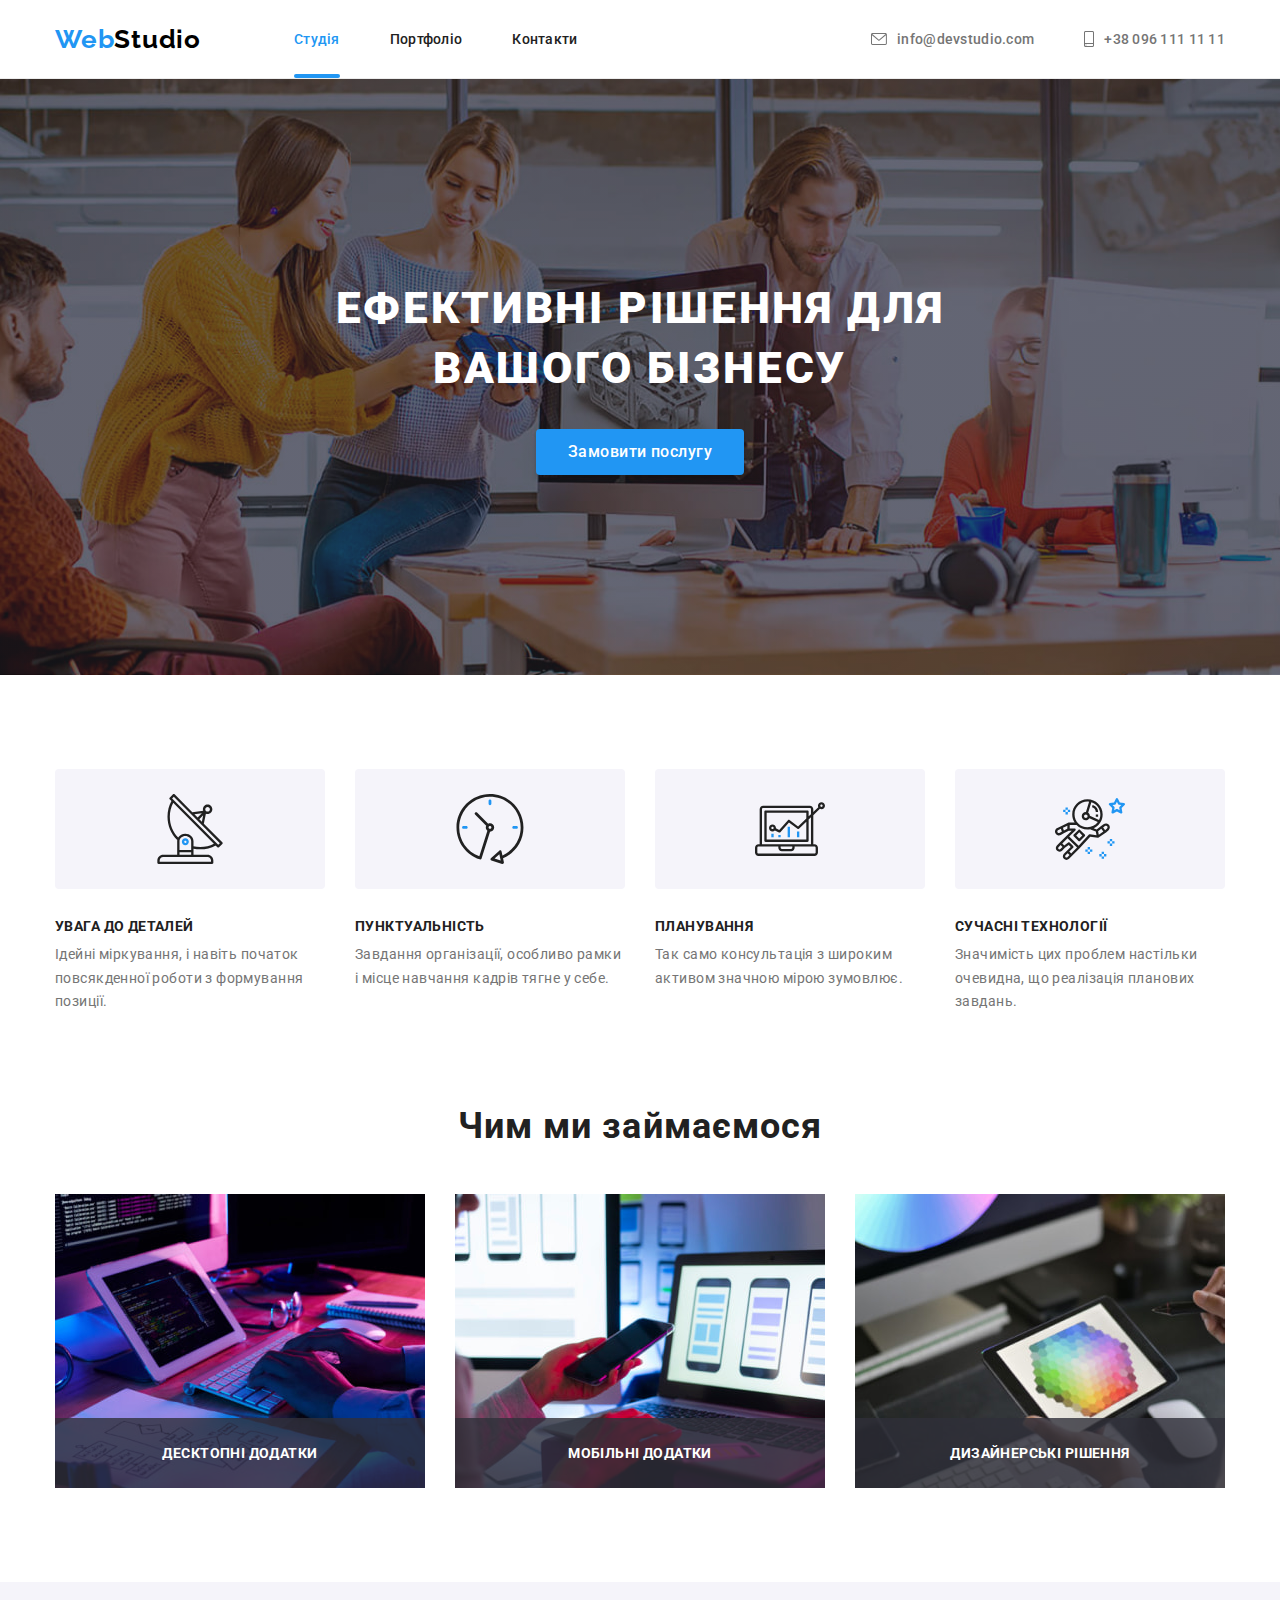
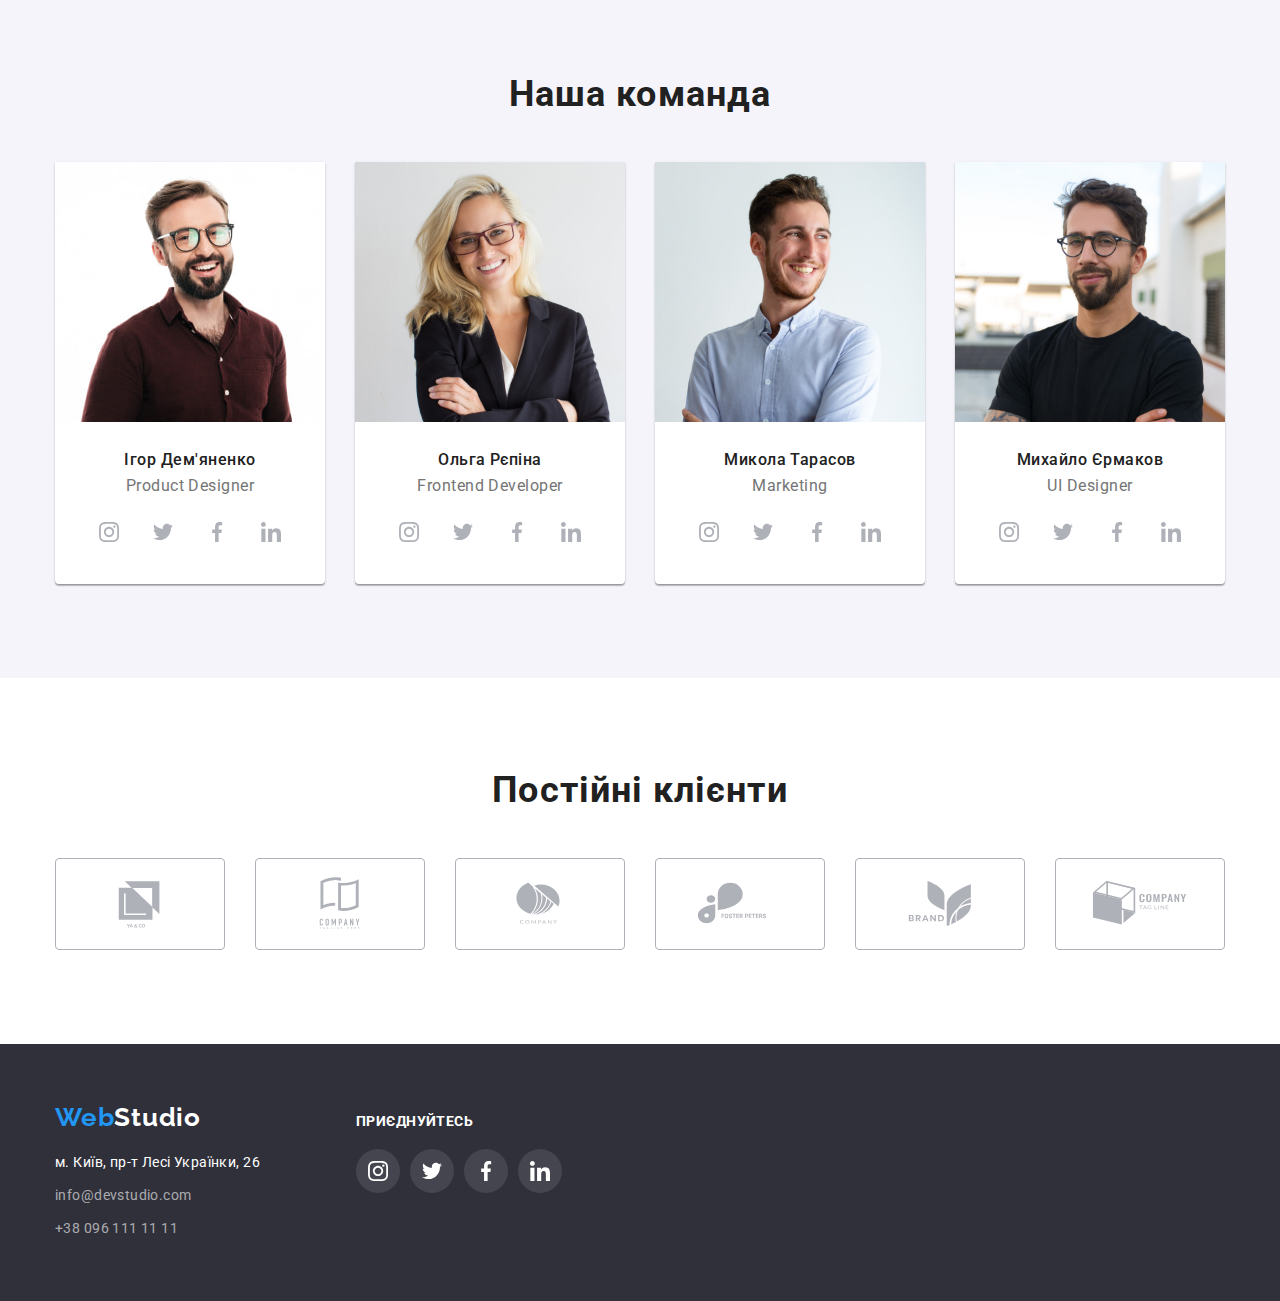
<file: index.html>
<!DOCTYPE html>
<html lang="uk">
<head>
    <meta charset="UTF-8">
    <meta name="viewport" content="width=device-width, initial-scale=1.0">
    <title>Головна сторінка студії</title>
    <link rel="preconnect" href="https://fonts.googleapis.com">
    <link rel="preconnect" href="https://fonts.gstatic.com" crossorigin>
    <link rel="stylesheet" href="https://cdn.jsdelivr.net/npm/modern-normalize@2.0.0/modern-normalize.min.css">
    <link
        href="https://fonts.googleapis.com/css2?family=Cookie&family=Montserrat:wght@400;700&family=Raleway:wght@700&family=Roboto:wght@400;500;700;900&display=swap"
        rel="stylesheet">
    <link rel="stylesheet" href="./css/styles.css">
</head>
<body>
    <header class="header">
       <div class="container nav-container">
          <nav class="navigation">
            <a class="logo" href="/">Web<span class="black-logo">Studio</span></a>
            <ul class="list nav-list">
                <li class="item"><a class="navigation-link active" href="./index.html">Студія</a></li>
                <li class="item"><a class="navigation-link" href="./portfolio.html">Портфоліо</a></li>
                <li class="item"><a class="navigation-link" href="#">Контакти</a></li>
            </ul>
          </nav>
           <ul class="list contact-nav">
                    <li class="item">
                        <a class="email" href="mailto:info@devstudio.com">
                            <svg class="contact-icon" width="16" height="12">
                               <use href="./img/sprite.svg#icon-envelope">
                               </use>
                            </svg> info@devstudio.com
                        </a>
                    </li>
                    <li class="item">
                        <a class="phone" href="tel:+380961111111">
                           <svg class="contact-icon" width="10" height="16">
                              <use href="./img/sprite.svg#icon-smartphone">
                              </use>
                            </svg> +38 096 111 11 11
                        </a>
                    </li>
            </ul>
       </div>
    </header>

    <main>
        <section class="section hero overlay">
            <div class="container">
                <h1 class="hero-title">Ефективні рішення для вашого бізнесу</h1>
                <button type="button" class="btn hero-btn" data-modal-open>Замовити послугу</button>
                <div class="back-drop is-hidden" data-modal>
                    <div class="modal-wrapper">
                      <form class="modal-form"></form>
                      <button class="modal-btn" data-modal-close> 
                        <svg width="18" height="18">
                            <use class="btn-close" href="./img/sprite.svg#icon-close"></use>
                        </svg>
                    </button>
                    </div>
                </div>
            </div>
        </section>

        <section class="section features">
           <div class="container">
            <!-- Прихований заголовок -->
            <h2 class="visually-hidden">Особливості роботи</h2>
            <ul class="list">
                <li class="list-item">
                    <div class="background"><svg class="feature-item" width="70" height="70">
                        <use href="./img/sprite.svg#icon-antenna"></use>
                          </svg>
                    </div>
                    <h3 class="list-title">УВАГА ДО ДЕТАЛЕЙ</h3>
                    <p class="list-content">Ідейні міркування, і навіть початок повсякденної роботи з формування позиції.</p>
                </li>
                <li class="list-item">
                    <div class="background"><svg class="feature-item" width="70" height="70">
                            <use href="./img/sprite.svg#icon-clock"></use>
                        </svg>
                    </div>
                    <h3 class="list-title">ПУНКТУАЛЬНІСТЬ</h3>
                    <p class="list-content">Завдання організації, особливо рамки і місце навчання кадрів тягне у себе.</p>
                </li>
                <li class="list-item">
                    <div class="background"><svg class="feature-item" width="70" height="70">
                            <use href="./img/sprite.svg#icon-diagram"></use>
                        </svg>
                    </div>
                    <h3 class="list-title">ПЛАНУВАННЯ</h3>
                    <p class="list-content">Так само консультація з широким активом значною мірою зумовлює.</p>
                    
                </li>
                <li class="list-item">
                    <div class="background"><svg class="feature-item" width="70" height="70">
                        <use href="./img/sprite.svg#icon-astronaut"></use>
                        </svg>
                    </div>
                    <h3 class="list-title">СУЧАСНІ ТЕХНОЛОГІЇ</h3>
                    <p class="list-content">Значимість цих проблем настільки очевидна, що реалізація планових завдань.</p>
                </li>
            </ul>
           </div>
            </section>

            <section class="section activity">
               <div class="container">
                <h2 class="title">Чим ми займаємося</h2>
                <ul class="list">
                    <li class="activity-type"><img src="./img/activity/activity1.jpg" alt="Створення дизайнів" width="370" height="294">
                        <p class="activity-descr">Десктопні додатки</p>
                    </li>
                    <li class="activity-type"><img src="./img/activity/activity2.jpg" alt="Адаптивність під різні гаджети" width="370"
                            height="294">
                            <p class="activity-descr">Мобільні додатки</p>
                        </li>
                    <li class="activity-type"><img src="./img/activity/activity3.jpg" alt="Підбір кольорів" width="370" height="294">
                        <p class="activity-descr">Дизайнерські рішення</p>
                    </li>
                </ul>
               </div>
            </section>
        

        <section class="section team">
          <div class="container">
            <h2 class="title">Наша команда</h2>
            <ul class="list">
                <li class="member">
                    <img src="./img/team/member1.jpg" alt="Фото Ігоря" width="270" height="260">
                   <div class="member-descr">
                    <h3 class="member-name">Ігор Дем'яненко</h3>
                    <p class="member-position">Product Designer</p>
                    <ul class="list social-list">
                        <li class="social-item">
                            <a class="social-link" href="" target="_blank" rel="noopener noreferrer" aria-label="іконка Instagram">
                                <svg class="social-icon" width="20" height="20">
                                    <use href="./img/sprite.svg#icon-instagram"></use>
                                </svg>
                            </a> 
                        </li>
                        <li class="social-item">
                            <a class="social-link" href="" target="_blank" rel="noopener noreferrer" aria-label="іконка Twitter">
                                <svg class="social-icon" width="20" height="20">
                                    <use href="./img/sprite.svg#icon-twitter"></use>
                                </svg>
                            </a>
                        </li>
                        <li class="social-item">
                            <a class="social-link" href="" target="_blank" rel="noopener noreferrer" aria-label="іконка Facebook">
                                <svg class="social-icon" width="20" height="20">
                                    <use href="./img/sprite.svg#icon-facebook"></use>
                                </svg>
                            </a>
                        </li>
                        <li class="social-item">
                            <a class="social-link" href="" target="_blank" rel="noopener noreferrer" aria-label="іконка Linkedin">
                                <svg class="social-icon" width="20" height="20">
                                    <use href="./img/sprite.svg#icon-linkedin"></use>
                                </svg>
                            </a>
                        </li>
                    </ul>
                   </div>
                </li>
                <li class="member">
                    <img src="./img/team/member2.jpg" alt="Фото Ольги" width="270" height="260">
                    <div class="member-descr">
                        <h3 class="member-name">Ольга Рєпіна</h3>
                        <p class="member-position">Frontend Developer</p>
                        <ul class="list social-list">
                            <li class="social-item">
                                <a class="social-link" href="" target="_blank" rel="noopener noreferrer" aria-label="іконка Instagram">
                                    <svg class="social-icon" width="20" height="20">
                                        <use href="./img/sprite.svg#icon-instagram"></use>
                                    </svg>
                                </a>
                            </li>
                            <li class="social-item">
                                <a class="social-link" href="" target="_blank" rel="noopener noreferrer" aria-label="іконка Twitter">
                                    <svg class="social-icon" width="20" height="20">
                                        <use href="./img/sprite.svg#icon-twitter"></use>
                                    </svg>
                                </a>
                            </li>
                            <li class="social-item">
                                <a class="social-link" href="" target="_blank" rel="noopener noreferrer" aria-label="іконка Facebook">
                                    <svg class="social-icon" width="20" height="20">
                                        <use href="./img/sprite.svg#icon-facebook"></use>
                                    </svg>
                                </a>
                            </li>
                            <li class="social-item">
                                <a class="social-link" href="" target="_blank" rel="noopener noreferrer" aria-label="іконка Linkedin">
                                    <svg class="social-icon" width="20" height="20">
                                        <use href="./img/sprite.svg#icon-linkedin"></use>
                                    </svg>
                                </a>
                            </li>
                        </ul>
                    </div>
                </li>
                <li class="member">
                    <img src="./img/team/member3.jpg" alt="Фото Миколи" width="270" height="260">
                    <div class="member-descr">
                        <h3 class="member-name">Микола Тарасов</h3>
                        <p class="member-position">Marketing</p>
                        <ul class="list social-list">
                            <li class="social-item">
                                <a class="social-link" href="" target="_blank" rel="noopener noreferrer" aria-label="іконка Instagram">
                                    <svg class="social-icon" width="20" height="20">
                                        <use href="./img/sprite.svg#icon-instagram"></use>
                                    </svg>
                                </a>
                            </li>
                            <li class="social-item">
                                <a class="social-link" href="" target="_blank" rel="noopener noreferrer" aria-label="іконка Twitter">
                                    <svg class="social-icon" width="20" height="20">
                                        <use href="./img/sprite.svg#icon-twitter"></use>
                                    </svg>
                                </a>
                            </li>
                            <li class="social-item">
                                <a class="social-link" href="" target="_blank" rel="noopener noreferrer" aria-label="іконка Facebook">
                                    <svg class="social-icon" width="20" height="20">
                                        <use href="./img/sprite.svg#icon-facebook"></use>
                                    </svg>
                                </a>
                            </li>
                            <li class="social-item">
                                <a class="social-link" href="" target="_blank" rel="noopener noreferrer" aria-label="іконка Linkedin">
                                    <svg class="social-icon" width="20" height="20">
                                        <use href="./img/sprite.svg#icon-linkedin"></use>
                                    </svg>
                                </a>
                            </li>
                        </ul>
                    </div>
                </li>
                <li class="member">
                    <img src="./img/team/member4.jpg" alt="Фото Михайла" width="270" height="260">
                    <div class="member-descr">
                        <h3 class="member-name">Михайло Єрмаков</h3>
                        <p class="member-position">UI Designer</p>
                        <ul class="list social-list">
                            <li class="social-item">
                                <a class="social-link" href="" target="_blank" rel="noopener noreferrer" aria-label="іконка Instagram">
                                    <svg class="social-icon" width="20" height="20">
                                        <use href="./img/sprite.svg#icon-instagram"></use>
                                    </svg>
                                </a>
                            </li>
                            <li class="social-item">
                                <a class="social-link" href="" target="_blank" rel="noopener noreferrer" aria-label="іконка Twitter">
                                    <svg class="social-icon" width="20" height="20">
                                        <use href="./img/sprite.svg#icon-twitter"></use>
                                    </svg>
                                </a>
                            </li>
                            <li class="social-item">
                                <a class="social-link" href="" target="_blank" rel="noopener noreferrer" aria-label="іконка Facebook">
                                    <svg class="social-icon" width="20" height="20">
                                        <use href="./img/sprite.svg#icon-facebook"></use>
                                    </svg>
                                </a>
                            </li>
                            <li class="social-item">
                                <a class="social-link" href="" target="_blank" rel="noopener noreferrer" aria-label="іконка Linkedin">
                                    <svg class="social-icon" width="20" height="20">
                                        <use href="./img/sprite.svg#icon-linkedin"></use>
                                    </svg>
                                </a>
                            </li>
                        </ul>
                    </div>
                </li>
            </ul>
          </div>
        </section>

        <section class="section clients">
            <div class="container">
                <h2 class="title">Постійні клієнти</h2>
                <ul class="client-list list">
                    <li class="client-item">
                        <a href="#" class="client-link">
                            <svg class="client-icon" width="106" height="60">
                                <use href="./img/sprite.svg#icon-logo-1"></use>
                            </svg>
                        </a>
                    </li>
                    <li class="client-item">
                        <a href="#" class="client-link">
                            <svg class="client-icon" width="106" height="60">
                                <use href="./img/sprite.svg#icon-logo-2"></use>
                            </svg>
                        </a>
                    </li>
                    <li class="client-item">
                        <a href="#" class="client-link">
                            <svg class="client-icon" width="106" height="60">
                                <use href="./img/sprite.svg#icon-logo-3"></use>
                            </svg>
                        </a>
                    </li>
                    <li class="client-item">
                        <a href="#" class="client-link">
                            <svg class="client-icon" width="106" height="60">
                                <use href="./img/sprite.svg#icon-logo-4"></use>
                            </svg>
                        </a>
                    </li>
                    <li class="client-item">
                        <a href="#" class="client-link">
                            <svg class="client-icon" width="106" height="60">
                                <use href="./img/sprite.svg#icon-logo-5"></use>
                            </svg>
                        </a>
                    </li>
                    <li class="client-item">
                        <a href="#" class="client-link">
                            <svg class="client-icon" width="106" height="60">
                                <use href="./img/sprite.svg#icon-logo-6"></use>
                            </svg>
                        </a>
                    </li>
                </ul>
            </div>
        </section>
    </main>

    <footer class="section footer">
      <div class="container">
        <div class="footer-address"> <a class="logo" href="/">Web<span class="white-logo">Studio</span></a>
        <address class="address">
            <p class="text-address">м. Київ, пр-т Лесі Українки, 26</p>
            <a class="footer-email" href="mailto:info@devstudio.com">info@devstudio.com</a>
            <a class="footer-phone" href="tel:+380961111111">+38 096 111 11 11</a>
        </address>
        </div>
        <div class="footer-cont">
            <h2 class="footer-title">Приєднуйтесь</h2>
        
            <ul class="list footer-list">
                <li class="footer-item">
                    <a class="footer-link" href="" target="_blank" rel="noopener noreferrer" aria-label="іконка Instagram">
                        <svg class="footer-icon" width="20" height="20">
                            <use href="./img/sprite.svg#icon-instagram"></use>
                        </svg>
                    </a>
                </li>
                <li class="footer-item">
                    <a class="footer-link" href="" target="_blank" rel="noopener noreferrer" aria-label="іконка Twitter">
                        <svg class="footer-icon" width="20" height="20">
                            <use href="./img/sprite.svg#icon-twitter"></use>
                        </svg>
                    </a>
                </li>
                <li class="footer-item">
                    <a class="footer-link" href="" target="_blank" rel="noopener noreferrer" aria-label="іконка Facebook">
                        <svg class="footer-icon" width="20" height="20">
                            <use href="./img/sprite.svg#icon-facebook"></use>
                        </svg>
                    </a>
                </li>
                <li class="footer-item">
                    <a class="footer-link" href="" target="_blank" rel="noopener noreferrer" aria-label="іконка Linkedin">
                        <svg class="footer-icon" width="20" height="20">
                            <use href="./img/sprite.svg#icon-linkedin"></use>
                        </svg>
                    </a>
                </li>
            </ul>
        </div>
       
      </div>
    </footer>
    <script src="./js/modal.js"></script>

</body>
</html>
</file>
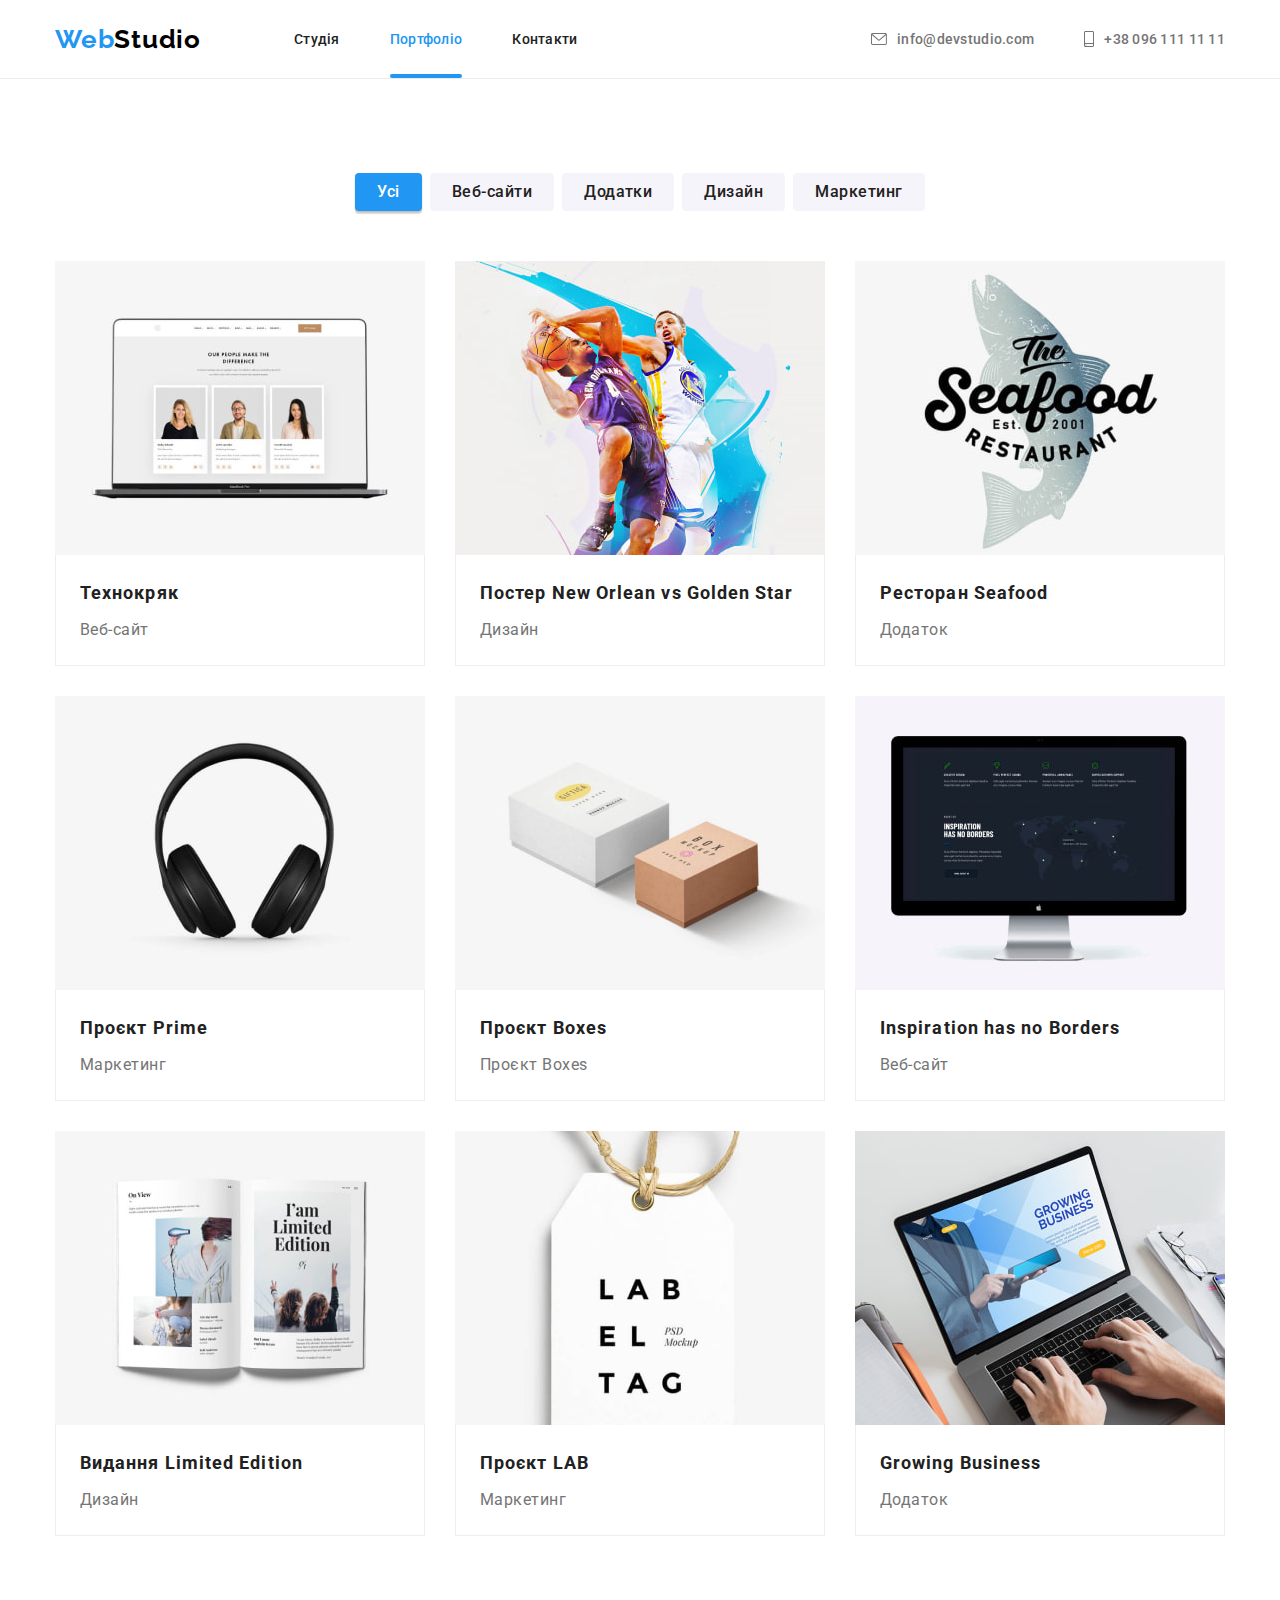
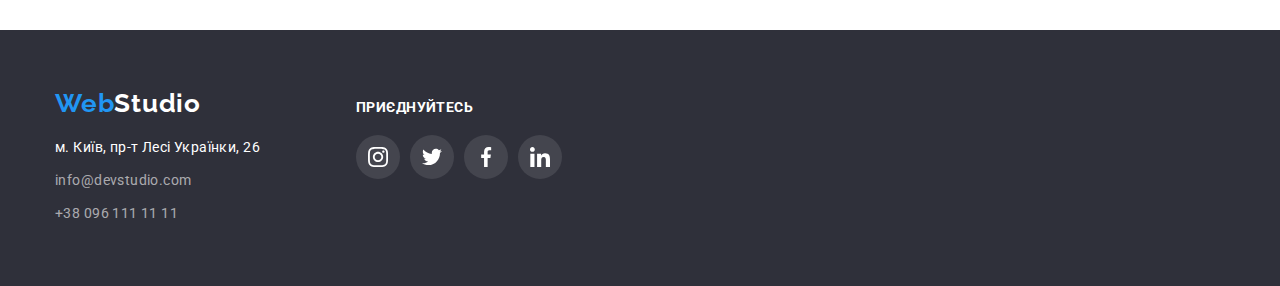
<file: portfolio.html>
<!DOCTYPE html>
<html lang="uk">
<head>
    <meta charset="UTF-8">
    <meta name="viewport" content="width=device-width, initial-scale=1.0">
    <title>Портфоліо</title>
    <link rel="preconnect" href="https://fonts.googleapis.com">
    <link rel="preconnect" href="https://fonts.gstatic.com" crossorigin>
    <link rel="stylesheet" href="https://cdn.jsdelivr.net/npm/modern-normalize@2.0.0/modern-normalize.min.css">
    <link
        href="https://fonts.googleapis.com/css2?family=Cookie&family=Montserrat:wght@400;700&family=Raleway:wght@700&family=Roboto:wght@400;500;700;900&display=swap"
        rel="stylesheet">
    <link rel="stylesheet" href="./css/styles.css">
</head>
<body>
    <header class="header">
        <div class="container nav-container">
            <nav class="navigation">
                <a class="logo" href="/">Web<span class="black-logo">Studio</span></a>
                <ul class="list nav-list">
                    <li class="item"><a class="navigation-link" href="./index.html">Студія</a></li>
                    <li class="item"><a class="navigation-link active" href="./portfolio.html">Портфоліо</a></li>
                    <li class="item"><a class="navigation-link" href="#">Контакти</a></li>
                </ul>
            </nav>
            <ul class="list contact-nav">
                <li class="item">
                    <a class="email" href="mailto:info@devstudio.com">
                        <svg class="contact-icon" width="16" height="12">
                            <use href="./img/sprite.svg#icon-envelope">
                            </use>
                        </svg> info@devstudio.com
                    </a>
                </li>
                <li class="item">
                    <a class="phone" href="tel:+380961111111">
                        <svg class="contact-icon" width="10" height="16">
                            <use href="./img/sprite.svg#icon-smartphone">
                            </use>
                        </svg> +38 096 111 11 11
                    </a>
                </li>
            </ul>
        </div>
    </header>

    <main>
        <section class="gallery section">
            <div class="container">
                <!-- Прихований заголовок -->
                <h1 class="visually-hidden">Галерея</h1>
                <ul class="filter list">
                    <li class="item"><button class="btn filter active" type="button" >Усі</button></li>
                    <li class="item"><button class="btn filter" type="button" >Веб-сайти</button></li>
                    <li class="item"><button class="btn filter" type="button" >Додатки</button></li>
                    <li class="item"><button class="btn filter" type="button" >Дизайн</button></li>
                    <li class="item"><button class="btn filter" type="button" >Маркетинг</button></li>
                </ul>
                <ul class="cards-set list">
                    <li class="filter-websites item">
                        <a class="cards-link" href="#">
                            <div class="overlay-wrap">
                                <p class="cards-overlay">Ресурс пропонує комплексні пропозиції з різним рівнем функціоналу та сервісів. Все це дозволить
                                    відвідувачу отримати
                                    вичерпні відомості про компанію чи приватну особу.</p>
                                <img src="./img/gallery/techno.jpg" alt="Сайт" width="370">
                            </div>
                           
                            <div class="card-bottom">
                                <h2 class="cards-title">Технокряк</h2>
                                <p class="cards-descr">Веб-сайт</p>
                            </div>
                        </a>
                    </li>
                    <li class="filter-design item">
                        <a class="cards-link" href="#">
                        <div class="overlay-wrap">
                            <p class="cards-overlay">Ресурс пропонує комплексні пропозиції з різним рівнем функціоналу та сервісів. Все це
                                дозволить
                                відвідувачу отримати
                                вичерпні відомості про компанію чи приватну особу.</p>
                            <img src="./img/gallery/poster.jpg" alt="Постер змагань" width="370">
                        </div>
                           
                           <div class="card-bottom">
                            <h2 class="cards-title">Постер New Orlean vs Golden Star</h2>
                            <p class="cards-descr">Дизайн</p>
                           </div>
                        </a>
                    </li>
                    <li class="filter-apps item">
                        <a class="cards-link" href="#">
                            <div class="overlay-wrap">
                             <p class="cards-overlay">Ресурс пропонує комплексні пропозиції з різним рівнем функціоналу та сервісів. Все це дозволить відвідувачу отримати вичерпні відомості про компанію чи приватну особу.</p>
                               <img src="./img/gallery/restaurant.jpg" alt="Емблема ресторану" width="370">
                            </div>
                          
                            <div class="card-bottom">
                                <h2 class="cards-title">Ресторан Seafood</h2>
                                <p class="cards-descr">Додаток</p>
                            </div>
                        </a>
                    </li>
                    <li class="filter-marketing item">
                        <a class="cards-link" href="#">
                            <div class="overlay-wrap">
                                <p class="cards-overlay">Ресурс пропонує комплексні пропозиції з різним рівнем функціоналу та сервісів. Все це дозволить відвідувачу отримати вичерпні відомості про компанію чи приватну особу.</p>
                                <img src="./img/gallery/prime.jpg" alt="Навушники" width="370">
                            </div>
                            
                            <div class="card-bottom">
                                <h2 class="cards-title">Проєкт Prime</h2>
                                <p class="cards-descr">Маркетинг</p>
                            </div>
                        </a>
                    </li>
                    <li class="filter-apps item">
                        <a class="cards-link" href="#">
                            <div class="overlay-wrap">
                                <p class="cards-overlay">Ресурс пропонує комплексні пропозиції з різним рівнем функціоналу та сервісів. Все це дозволить відвідувачу отримати вичерпні відомості про компанію чи приватну особу.</p>
                            <img src="./img/gallery/boxes.jpg" alt="Коробки" width="370">
                            </div>
                            
                           <div class="card-bottom">
                            <h2 class="cards-title">Проєкт Boxes</h2>
                            <p class="cards-descr">Проєкт Boxes</p>
                           </div>
                        </a>
                    </li>
                    <li class="filter-websites item">
                        <a class="cards-link" href="#">
                            <div class="overlay-wrap">
                                <p class="cards-overlay">Ресурс пропонує комплексні пропозиції з різним рівнем функціоналу та сервісів. Все це дозволить відвідувачу отримати вичерпні відомості про компанію чи приватну особу.</p>
                               <img src="./img/gallery/inspiration.jpg" alt="Сайт" width="370">
                            </div>

                            <div class="card-bottom">
                                <h2 class="cards-title">Inspiration has no Borders</h2>
                                <p class="cards-descr">Веб-сайт</p>
                            </div>
                        </a>
                    </li>
                    <li class="filter-design item">
                        <a class="cards-link" href="#">
                            <div class="overlay-wrap">
                                <p class="cards-overlay">Ресурс пропонує комплексні пропозиції з різним рівнем функціоналу та сервісів. Все це дозволить відвідувачу отримати вичерпні відомості про компанію чи приватну особу.</p>
                                <img src="./img/gallery/limited.jpg" alt="Журнал" width="370">
                            </div>
                            
                            <div class="card-bottom">
                                <h2 class="cards-title">Видання Limited Edition</h2>
                                <p class="cards-descr">Дизайн</p>
                            </div>
                        </a>
                    </li>
                    <li class="filter-marketing item">
                        <a class="cards-link" href="#">
                            <div class="overlay-wrap">
                                <p class="cards-overlay">Ресурс пропонує комплексні пропозиції з різним рівнем функціоналу та сервісів. Все це дозволить відвідувачу отримати вичерпні відомості про компанію чи приватну особу.</p>
                                <img src="./img/gallery/lab.jpg" alt="Етикетка" width="370">
                            </div>
                            
                           <div class="card-bottom">
                            <h2 class="cards-title">Проєкт LAB</h2>
                            <p class="cards-descr">Маркетинг</p>
                           </div>
                        </a>
                    </li>
                    <li class="filter-apps item">
                        <a class="cards-link" href="#">
                            <div class="overlay-wrap">
                                <p class="cards-overlay">Ресурс пропонує комплексні пропозиції з різним рівнем функціоналу та сервісів. Все це дозволить відвідувачу отримати вичерпні відомості про компанію чи приватну особу.</p>
                                <img src="./img/gallery/growing.jpg" alt="Додаток на моніторі" width="370">
                            </div>
                            
                            <div class="card-bottom">
                                <h2 class="cards-title">Growing Business</h2>
                                <p class="cards-descr">Додаток</p>
                            </div>
                        </a>
                    </li>
                
                </ul>
            </div>
        </section>

       
               
           
          
      



    </main>

<footer class="section footer">
    <div class="container">
        <div class="footer-address"> <a class="logo" href="/">Web<span class="white-logo">Studio</span></a>
            <address class="address">
                <p class="text-address">м. Київ, пр-т Лесі Українки, 26</p>
                <a class="footer-email" href="mailto:info@devstudio.com">info@devstudio.com</a>
                <a class="footer-phone" href="tel:+380961111111">+38 096 111 11 11</a>
            </address>
        </div>
        <div class="footer-cont">
            <h2 class="footer-title">Приєднуйтесь</h2>

            <ul class="list footer-list">
                <li class="footer-item">
                    <a class="footer-link" href="" target="_blank" rel="noopener noreferrer"
                        aria-label="іконка Instagram">
                        <svg class="footer-icon" width="20" height="20">
                            <use href="./img/sprite.svg#icon-instagram"></use>
                        </svg>
                    </a>
                </li>
                <li class="footer-item">
                    <a class="footer-link" href="" target="_blank" rel="noopener noreferrer"
                        aria-label="іконка Twitter">
                        <svg class="footer-icon" width="20" height="20">
                            <use href="./img/sprite.svg#icon-twitter"></use>
                        </svg>
                    </a>
                </li>
                <li class="footer-item">
                    <a class="footer-link" href="" target="_blank" rel="noopener noreferrer"
                        aria-label="іконка Facebook">
                        <svg class="footer-icon" width="20" height="20">
                            <use href="./img/sprite.svg#icon-facebook"></use>
                        </svg>
                    </a>
                </li>
                <li class="footer-item">
                    <a class="footer-link" href="" target="_blank" rel="noopener noreferrer"
                        aria-label="іконка Linkedin">
                        <svg class="footer-icon" width="20" height="20">
                            <use href="./img/sprite.svg#icon-linkedin"></use>
                        </svg>
                    </a>
                </li>
            </ul>
        </div>

    </div>
</footer>

    
</body>
</html>
</file>
<file: css/styles.css>
:root {
    --main-font: 'Roboto', sans-serif;
    --secondary-font: 'Raleway', sans-serif;
    
    /* text colors */
     
     --main-cl: #757575;
     --accent-cl: #2196F3;
     --white-cl: #FFFFFF;
     --title-cl: #212121;
     --txt-footer-cl: rgba(255, 255, 255, 0.60);
     --black-cl: #000000;
     --border-cl: #ECECEC;
     --icon-cl: rgba(175, 177, 184, 1);

     /* background colors */
     --dark-bg: #2F303A;
     --light-bg: #F5F4FA;
     --accent-bg: #2196F3;
     --hero-bg: #c4c4c4;

     /* Transitions */
     --standard: 250ms cubic-bezier(0.4, 0, 0.2, 1);
}





body {
    font-family: var(--main-font);
    color: var(--main-cl);
}

.container {
    width: 1200px;

    padding-left: 15px;
    padding-right: 15px;

    margin-left: auto;
    margin-right: auto;

}

h1,
h2, 
h3, 
h4, 
h5, 
h6, 
p {
    margin: 0;
}

img {
  display: block;
}

.section {
    padding-top: 94px;
    padding-bottom: 94px;
}

.btn {
    font-family: inherit;
    cursor: pointer;
}

.visually-hidden:not(:focus):not(:active) {
    clip-path: inset(50%);
    height: 1px;
    overflow: hidden;
    position: absolute;
    white-space: nowrap;
    width: 1px;
}
/* header styles */
.header {
    border-bottom: 1px solid var(--border-cl);
}

.nav-container {
    display: flex;
    align-items: center;
}

.navigation {
    display: flex;
    align-items: center;
}

.logo {
    margin-right: 93px;
    color: var(--accent-cl);
    
        font-family: var(--secondary-font);
        font-size: 26px;
        font-weight: 700;
        line-height: 1;
        letter-spacing: 0.78px;
        text-decoration: none;
}

.black-logo {
    color: var(--black-cl);
}

.white-logo {
    color: var(--white-cl);
}

.list {
        list-style: none;
        padding: 0;
        margin:0;
}

.nav-list {
    display: flex;

}


.nav-list .item:not(:last-child) {
    margin-right: 50px;
}



.navigation-link {
    position: relative;

    display: block;
    padding-top: 32px;
    padding-bottom: 32px;
    color: var(--title-cl);
    
        font-size: 14px;
        font-weight: 500;
        line-height: 1;
        letter-spacing: 0.28px;
        text-decoration: none;

        transition: color var(--standard);
}

.navigation-link:hover,
.navigation-link:focus {
    color: var(--accent-cl);
}



 .navigation-link.active::after{
content: '';
display: block;
position: absolute;
bottom: 0;
left: 0;


width: 100%;
height: 4px;

border-radius: 2px;
background-color: var(--accent-cl);

}

.navigation .active {
    color: var(--accent-cl);
}

.contact-nav {
    display: flex;
    align-items: center;
    margin-left: auto;
}

.contact-nav .item + .item {
    margin-left: 50px;
}

.email, .phone, .footer-email, .footer-phone {
    text-decoration: none;
}

.email, .phone {
    display: flex;
    align-items: center;
    color:var(--main-cl);
        font-size: 14px;
        font-weight: 500;
        line-height: 1;
        letter-spacing: 0.28px;

    transition: color var(--standard);
}

.contact-icon {
    fill: rgba(117, 117, 117, 1);
    margin-right: 10px;
} 

 .email:hover, 
 .email:focus, 
 .phone:hover,
 .phone:focus {
    color: var(--accent-cl);
}

.contact-icon {
   transition: fill var(--standard);
}

.email:hover .contact-icon,
.email:focus .contact-icon,
.phone:hover .contact-icon,
.phone:focus .contact-icon {
    fill: var(--accent-cl);
}

/* secrion hero */
.hero {
    
    padding-top: 200px;
    padding-bottom: 200px;
}

.overlay {
    max-width: 1600px;
    margin-left: auto;
    margin-right: auto;
    background-color: var(--hero-bg);
    background-image: linear-gradient(to right, rgba(47, 48, 58, 0.4),
    rgba(47, 48, 58, 0.4)), url(../img/hero/overlay.jpg);
    background-repeat: no-repeat;
    background-position: center; 
}


.hero-title {
    margin: 0 auto;
    width: 696px;
    margin-bottom: 30px;
    color: var(--white-cl);
        text-align: center;
        font-size: 44px;
        font-weight: 900;
        line-height: 1.36;
        letter-spacing: 2.64px;
        text-transform: uppercase;
}


.hero-btn {
    display: block;
    padding: 10px 32px;
    margin: 0 auto;
   
    color: var(--white-cl);
    background-color: var(--accent-bg);
        text-align: center;
        font-size: 16px;
        font-weight: 500;
        line-height: 1.62;
        letter-spacing: 0.48px;
        border: none;
        border-radius: 4px;
        box-shadow: 0px 4px 4px 0px rgba(0, 0, 0, 0.15);
}



/* section features */

.features .list {
    display:flex
}


.list-item {
    width: 270px;
    margin-right: 30px;
}

.list-item:last-child {
    margin-right: 0;
}

.list-title {
    margin-bottom: 10px;
    color: var(--title-cl);

        font-size: 14px;
        font-weight: 700;
        line-height: 1;
        letter-spacing: 0.42px;
        text-transform: uppercase;
}

.list-item:last-child {
    margin-right: 0;
}

.list-content {
        font-size: 14px;
        line-height: 1.71;
        letter-spacing: 0.42px;
}

.background {
    display: flex;
    align-items: center;
    justify-content: center;
    width: 270px;
    height: 120px;
    border-radius: 4px;
    margin-bottom: 30px;
        background: var(--light-bg);
}

/* section activity + section team*/

.activity {
    padding-top: 0;
}

.title {
    margin-bottom: 50px;
    color: var(--title-cl);
        text-align: center;
        font-size: 36px;
        font-weight: 700;
        line-height: 1;
        letter-spacing: 1.08px;
}

.activity .list {
    display: flex;
    justify-content: center;
}

.activity-type {
    position: relative;
    margin-right: 30px;
}

.activity-type:last-child {
    margin-right: 0;
}

.activity-descr {
    position: absolute;
    bottom: 0;
    right: 0;

   
    display: flex;
    align-items: center;
    justify-content: center;
    width: 100%;
    height: 70px;

    background-color: rgba(47, 48, 58, 0.80);

    color: var(--white-cl);
        text-align: center;
        font-size: 14px;
        font-weight: 700;
        line-height: 1;
        letter-spacing: 0.42px;
        text-transform: uppercase;
}
.team {
    background-color: var(--light-bg);
}

.team .list {
    display: flex;
}

.member {
    width: 270px;
    margin-right: 30px;
    border-radius: 0px 0px 4px 4px;

    background: #FFF;
    box-shadow: 0px 2px 1px 0px rgba(0, 0, 0, 0.20), 0px 1px 1px 0px rgba(0, 0, 0, 0.14), 0px 1px 3px 0px rgba(0, 0, 0, 0.12);
}

.member:last-child {
    margin-right: 0;
}

 .member-descr {
    padding-top: 30px;
    padding-bottom: 30px;
 }
.member-name {
    margin-bottom: 10px;

    color: var(--title-cl);
        text-align: center;
        font-size: 16px;
        font-weight: 500;
        line-height: 1;
        letter-spacing: 0.48px;
}

.member-position {
    margin-bottom: 16px;

    color: var(--main-cl);
        text-align: center;
        font-size: 16px;
        line-height: 1;
        letter-spacing: 0.48px;
}

/* Social icons */

.social-list { 
    display: flex;
    justify-content: center;
    align-items: center;
}

.social-link {
    display: flex;
    align-items: center;
    justify-content: center;
    width: 44px;
    height: 44px;
    background-color: #FFF;
    border-radius: 50%;

    transition: background-color var(--standard);
}

.social-link:hover,
.social-link:focus {
   background-color: var(--accent-bg);
}
.social-item:not(:last-child) {
    margin-right: 10px;
}

.social-icon {
    fill: var(--icon-cl);
transition: fill var(--standard);
}

.social-link:hover .social-icon,
.social-link:focus .social-icon {
    fill: rgba(255, 255, 255, 1);
}

/* Clients section */

.client-list {
    display: flex;
    align-items: center;
    justify-content: center;
}

.client-link {
    display: flex;
    align-items: center;
    justify-content: center;

    width: 170px;
    height: 92px;
    border-radius: 4px;
    border: 1px solid #AFB1B8;
    transition: border-color var(--standard);
}

.client-item:not(:last-child) {
    margin-right: 30px;
}

.client-link:hover,
.client-link:focus {
    border-color: var(--accent-cl);
}

.client-icon {
    fill: var(--icon-cl);
    transition: fill var(--standard);
}

.client-link:hover .client-icon,
.client-link:focus .client-icon {
    fill: var(--accent-cl);
}

/* Footer */ 
.footer {
    background-color: var(--dark-bg);
    padding-top: 60px;
    padding-bottom: 60px;
}

.footer > .container {
    display: flex;
    align-items: baseline;
}

.footer-address {
    margin-right: 70px;
}

.footer-title {
    
    color: var(--white-cl);
   
    margin-bottom: 20px;
        font-size: 14px;
        font-weight: 700;
        letter-spacing: 0.42px;
        text-transform: uppercase;
}

.footer .logo {
    margin-right: 0;
}

.footer-cont {
    display: block;
    align-items: center;
    justify-content: center;
}

.footer-list{
    display: flex;
    align-items: center;
    justify-content: center;
}

.footer-link {
    display: flex;
    align-items: center;
    justify-content: center;
    width: 44px;
    height: 44px;
    border-radius: 50%;
    background-color: rgba(255, 255, 255, 0.10);
    transition: background-color var(--standard);
}

.footer-link:hover,
.footer-link:focus {
    background-color: var(--accent-bg);
}

.footer-icon {
    fill: var(--white-cl) ;
}

.footer-item:not(:last-child) {
    margin-right: 10px;
}
.address {
    margin-top: 20px;
    display: block;
    color: var(--white-cl);
        font-size: 14px;
        font-style: normal;
        line-height: 1.71;
        letter-spacing: 0.42px;

}

.text-address {
    width: 231px;
    margin-bottom: 9px;
}

.footer-email {
    margin-bottom: 9px;
}

.footer-email, .footer-phone {
    display: block;
    color: var(--txt-footer-cl);
        font-size: 14px;
        font-style: 1;
        line-height: 1.71;
        letter-spacing: 0.42px;
        transition: color var(--standard);
}

.footer-email:hover,
.footer-email:focus,
.footer-phone:hover,
.footer-phone:focus {
    color: var(--accent-cl);
}

/* Portfolio section */
.filter.list {
    display: flex;
        align-items: center;
        justify-content: center;
        margin-bottom: 50px;
}


.filter .item {
    margin-right: 8px;
}

.filter .item:last-child {
    margin-right: 0;
}

.btn.filter {
    border-radius: 4px;
    padding: 6px 22px;
    flex-shrink: 0;
    border: none;
       
    color: var(--title-cl);
    background-color: var(--light-bg);
        text-align: center;
        font-size: 16px;
        font-weight: 500;
        line-height: 1.62;
        letter-spacing: 0.48px;

    transition: color var(--standard), background-color var(--standard), box-shadow var(--standard);
}

.btn.active {
    color: var(--white-cl);
    background-color:var(--accent-bg) ; 
    box-shadow: 0px 2px 2px 0px rgba(0, 0, 0, 0.12), 0px 1px 2px 0px rgba(0, 0, 0, 0.08), 0px 3px 1px 0px rgba(0, 0, 0, 0.10);
}

.btn.filter:hover,
.btn.filter:focus {
    color: var(--white-cl);
    background-color: var(--accent-bg);
    box-shadow: 0px 2px 2px 0px rgba(0, 0, 0, 0.12), 0px 1px 2px 0px rgba(0, 0, 0, 0.08), 0px 3px 1px 0px rgba(0, 0, 0, 0.10);
}

.cards-set {
    display: flex;
    flex-wrap: wrap;
    gap: 30px;
}

.cards-set>.item {
    flex-basis: calc((100% - 60px) / 3);
}

.overlay-wrap {
    position: relative;

    overflow: hidden;
}

.cards-overlay {

    color: var(--white-cl);
        font-size: 18px;
        line-height: 1.55;
        letter-spacing: 0.54px;
    

    display: inline-block;
    padding: 63px 24px;

    position: absolute;
    top: 0;
    left: 0;
    height: 100%;
    width: 100%;
    background-color: rgba(33, 150, 243, 0.90);
    /* opacity: 0; */

    transform: translateY(100%);
    transition-duration: 250ms;
    transition-timing-function: cubic-bezier(0.4, 0, 0.2, 1); ;
}

.cards-link:hover .cards-overlay {
    transform: translateY(0);
}

.card-bottom{
    padding: 20px 24px;
   border-bottom: 1px solid #EEE;;
   border-right: 1px solid #EEE;;
   border-left: 1px solid #EEE;;
}

.cards-title {
    margin-bottom: 4px;
    color: var(--title-cl);
        font-size: 18px;
        line-height: 2;
        letter-spacing: 1.08px;
}

.cards-descr {

    color: var(--main-cl);
        font-size: 16px;
        line-height: 1.87;
        letter-spacing: 0.48px;
}

.cards-link {
    text-decoration: none;
    display: block;
    transition: box-shadow var(--standard);
    
}

.cards-link:hover,
.cards-link:focus {
        box-shadow: 1px 4px 6px 0px rgba(0, 0, 0, 0.16), 0px 4px 4px 0px rgba(0, 0, 0, 0.06), 0px 1px 1px 0px rgba(0, 0, 0, 0.12);
}

/* Modal form */

.back-drop {
    position: fixed;
    top: 0;
    right: 0;
    width: 100%;
    height: 100%;
    background-color: rgba(0, 0, 0, 0.20);
    z-index: 10;

    opacity: 1;
    visibility: visible;
    transition: opacity var(--standard),
    visibility var(--standard);
}

.back-drop.is-hidden {
    opacity: 0;
    pointer-events: none;
    visibility: hidden;
}

.back-drop.is-hidden .modal-wrapper {
    transform: translate(-50%, -50%) scale(0.9);

}

.modal-wrapper {
    position: absolute;
    top: 50%;
    left: 50%;
    width: 528px;
    height: 581px;
    border-radius: 4px;
    background: var(--white-cl);
    box-shadow: 0px 2px 1px 0px rgba(0, 0, 0, 0.20), 0px 1px 1px 0px rgba(0, 0, 0, 0.14), 0px 1px 3px 0px rgba(0, 0, 0, 0.12);
    
    transform: translate(-50%, -50%) scale(1.1);
    transition: transform var(--standard);
}


.modal-btn {
    position: absolute;
    top: 8px;
    right: 8px;
    display: flex;
    align-items: center;
    justify-content: center;
    width: 30px;
    height: 30px;
    padding: 0;
    background-color: var(--white-cl);
    border-radius: 50%;
    border: 1px solid rgba(0, 0, 0, 0.10);

    cursor: pointer;
}
</file>
